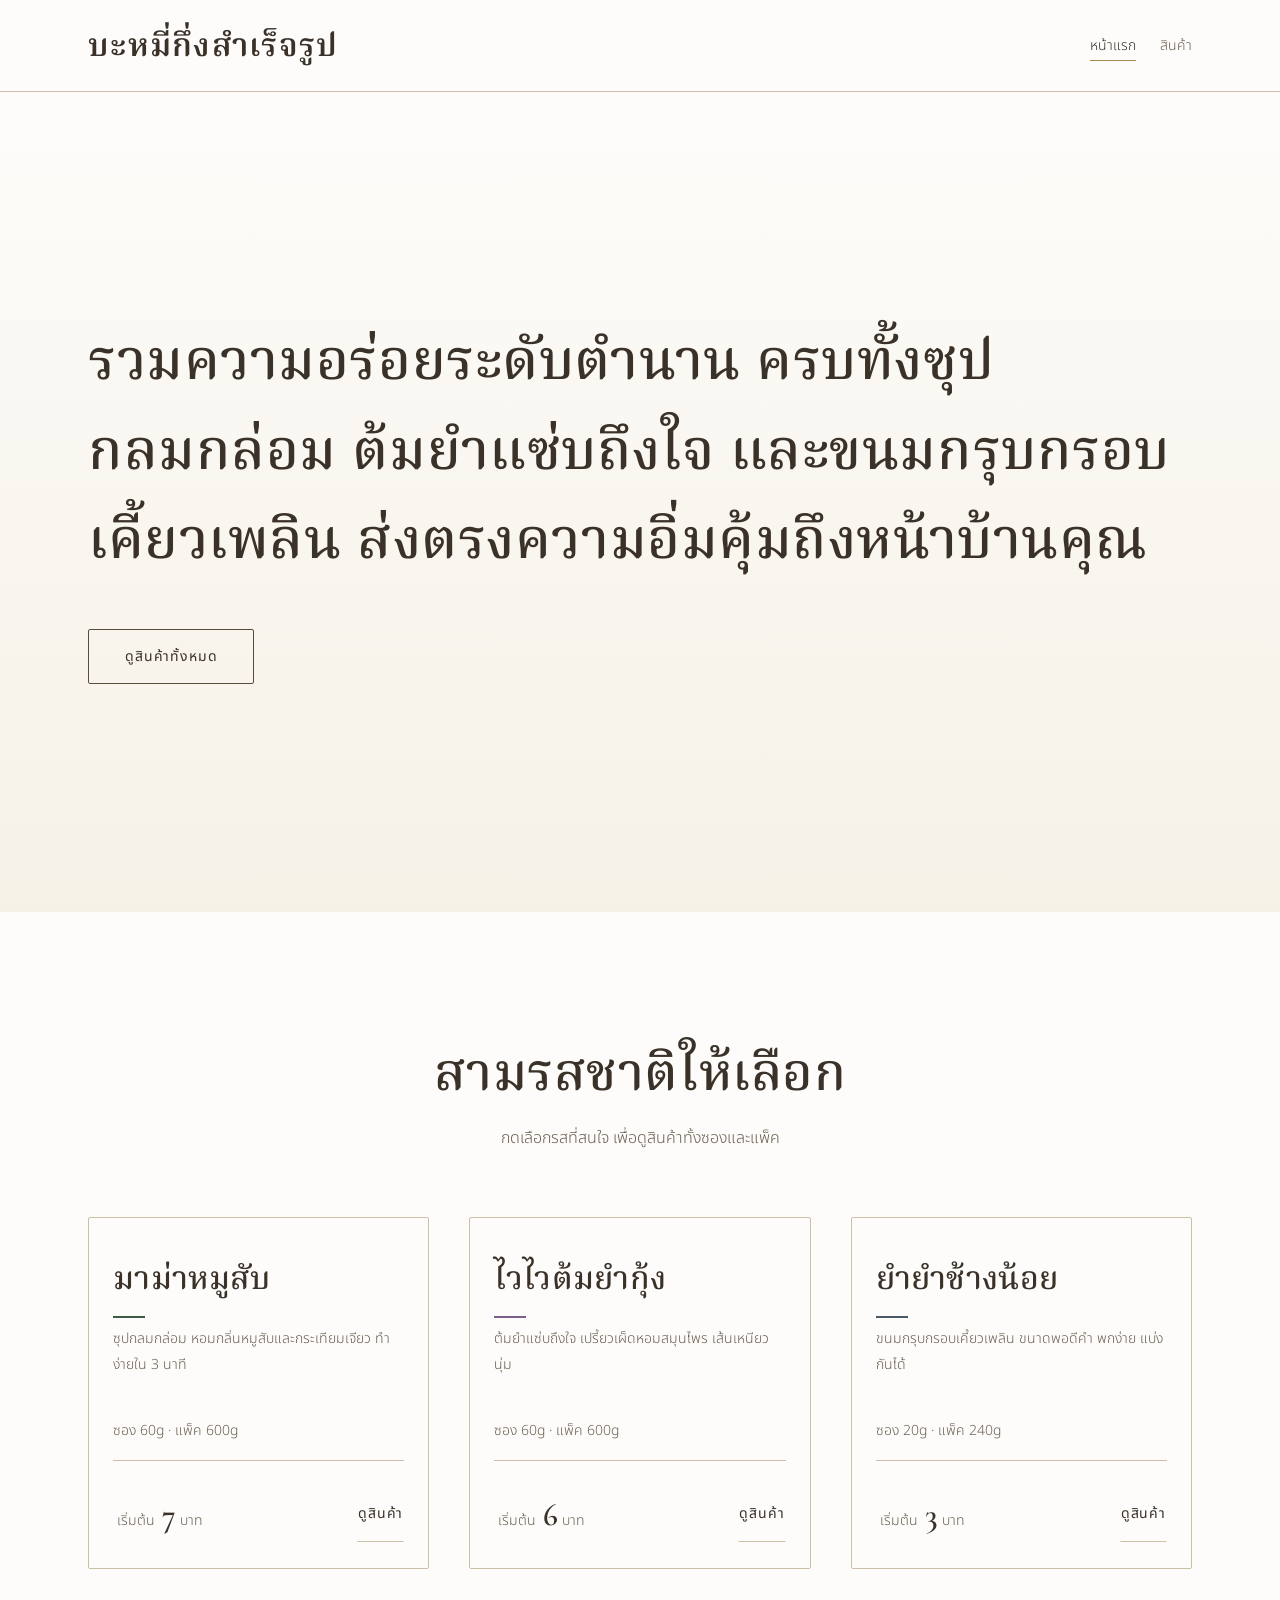
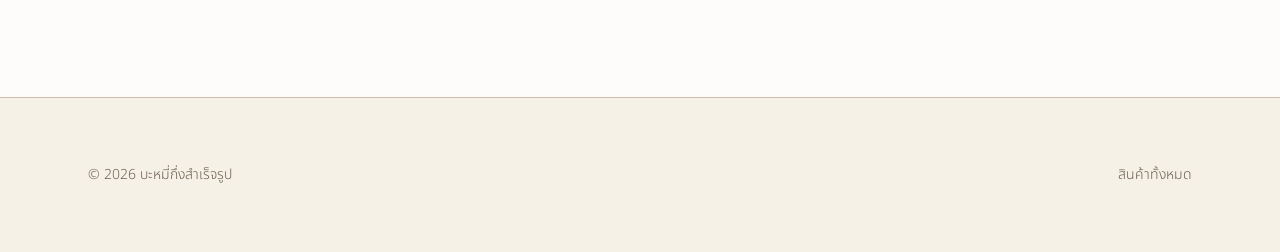
<file: index.html>
<!DOCTYPE html>
<html lang="th">
<head>
  <meta charset="UTF-8">
  <meta name="viewport" content="width=device-width, initial-scale=1">
  <title>บะหมี่กึ่งสำเร็จรูป ส่งตรงถึงหน้าบ้านคุณ</title>
  <meta name="description" content="รวมมาม่าหมูสับ ไวไวต้มยำกุ้ง และยำยำช้างน้อย ส่งตรงถึงหน้าบ้านคุณ">
  <link rel="stylesheet" href="style.css">
</head>
<body>

  <header class="site-header">
    <div class="container site-header__inner">
      <a class="brand" href="index.html">บะหมี่กึ่งสำเร็จรูป</a>
      <nav>
        <ul class="nav">
          <li><a href="index.html" aria-current="page">หน้าแรก</a></li>
          <li><a href="product.html">สินค้า</a></li>
        </ul>
      </nav>
    </div>
  </header>

  <main>
    <section class="hero hero--full">
      <div class="container">
        <h1>รวมความอร่อยระดับตำนาน ครบทั้งซุปกลมกล่อม ต้มยำแซ่บถึงใจ และขนมกรุบกรอบเคี้ยวเพลิน ส่งตรงความอิ่มคุ้มถึงหน้าบ้านคุณ</h1>
        <div class="hero__actions">
          <a class="btn" href="product.html">ดูสินค้าทั้งหมด</a>
        </div>
      </div>
    </section>

    <section class="section" id="flavors">
      <div class="container">
        <div class="section__header">
          <h2>สามรสชาติให้เลือก</h2>
          <p>กดเลือกรสที่สนใจ เพื่อดูสินค้าทั้งซองและแพ็ค</p>
        </div>

        <div class="grid grid--3">

          <a class="product-card flavor-card" data-mood="fresh" href="product.html?mood=fresh">
            <div class="product-card__body">
              <h3 class="product-card__title">มาม่าหมูสับ</h3>
              <p class="product-card__desc">ซุปกลมกล่อม หอมกลิ่นหมูสับและกระเทียมเจียว ทำง่ายใน 3 นาที</p>
              <p class="product-card__meta">ซอง 60g &middot; แพ็ค 600g</p>
              <div class="product-card__footer">
                <span class="price"><small>เริ่มต้น</small> 7<small>บาท</small></span>
                <span class="btn btn--quiet">ดูสินค้า</span>
              </div>
            </div>
          </a>

          <a class="product-card flavor-card" data-mood="sweet" href="product.html?mood=sweet">
            <div class="product-card__body">
              <h3 class="product-card__title">ไวไวต้มยำกุ้ง</h3>
              <p class="product-card__desc">ต้มยำแซ่บถึงใจ เปรี้ยวเผ็ดหอมสมุนไพร เส้นเหนียวนุ่ม</p>
              <p class="product-card__meta">ซอง 60g &middot; แพ็ค 600g</p>
              <div class="product-card__footer">
                <span class="price"><small>เริ่มต้น</small> 6<small>บาท</small></span>
                <span class="btn btn--quiet">ดูสินค้า</span>
              </div>
            </div>
          </a>

          <a class="product-card flavor-card" data-mood="confident" href="product.html?mood=confident">
            <div class="product-card__body">
              <h3 class="product-card__title">ยำยำช้างน้อย</h3>
              <p class="product-card__desc">ขนมกรุบกรอบเคี้ยวเพลิน ขนาดพอดีคำ พกง่าย แบ่งกันได้</p>
              <p class="product-card__meta">ซอง 20g &middot; แพ็ค 240g</p>
              <div class="product-card__footer">
                <span class="price"><small>เริ่มต้น</small> 3<small>บาท</small></span>
                <span class="btn btn--quiet">ดูสินค้า</span>
              </div>
            </div>
          </a>

        </div>
      </div>
    </section>
  </main>

  <footer class="site-footer">
    <div class="container site-footer__inner">
      <span>&copy; 2026 บะหมี่กึ่งสำเร็จรูป</span>
      <a href="product.html">สินค้าทั้งหมด</a>
    </div>
  </footer>

  <script src="script.js"></script>
</body>
</html>
</file>
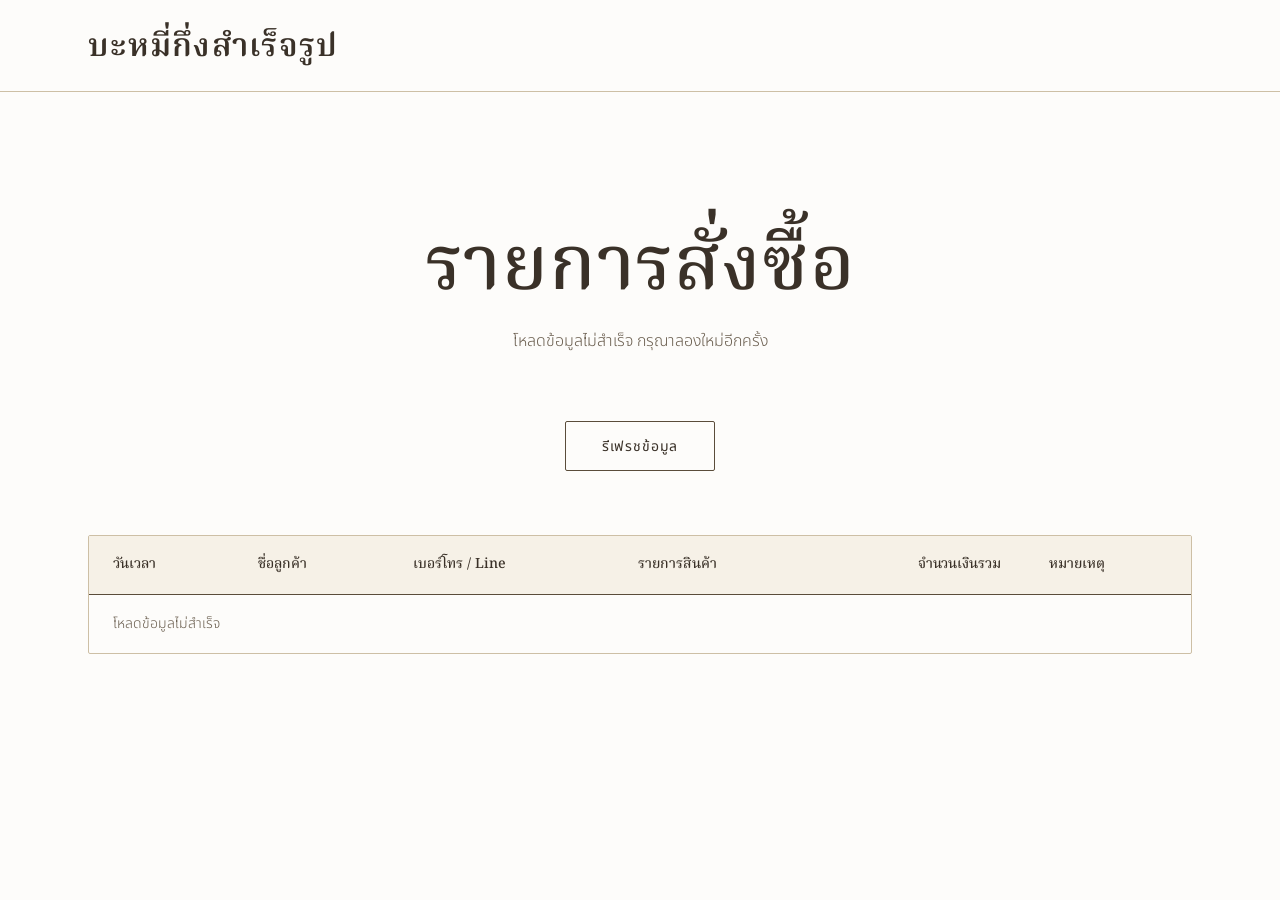
<file: admin.html>
<!DOCTYPE html>
<html lang="th">
<head>
  <meta charset="UTF-8">
  <meta name="viewport" content="width=device-width, initial-scale=1">
  <meta name="robots" content="noindex, nofollow">
  <title>รายการสั่งซื้อ</title>
  <link rel="stylesheet" href="style.css">
</head>
<body>

  <header class="site-header">
    <div class="container site-header__inner">
      <a class="brand" href="index.html">บะหมี่กึ่งสำเร็จรูป</a>
    </div>
  </header>

  <main>
    <section class="section">
      <div class="container">
        <div class="section__header">
          <h1>รายการสั่งซื้อ</h1>
          <p id="status" aria-live="polite">กำลังโหลดข้อมูล...</p>
          <button type="button" id="refresh" class="btn mt-4">รีเฟรชข้อมูล</button>
        </div>

        <div class="table-wrap">
          <table id="ordersTable" class="data-table">
            <thead>
              <tr>
                <th>วันเวลา</th>
                <th>ชื่อลูกค้า</th>
                <th>เบอร์โทร / Line</th>
                <th>รายการสินค้า</th>
                <th class="num">จำนวนเงินรวม</th>
                <th>หมายเหตุ</th>
              </tr>
            </thead>
            <tbody></tbody>
          </table>
        </div>
      </div>
    </section>
  </main>

  <script src="script.js"></script>
</body>
</html>
</file>
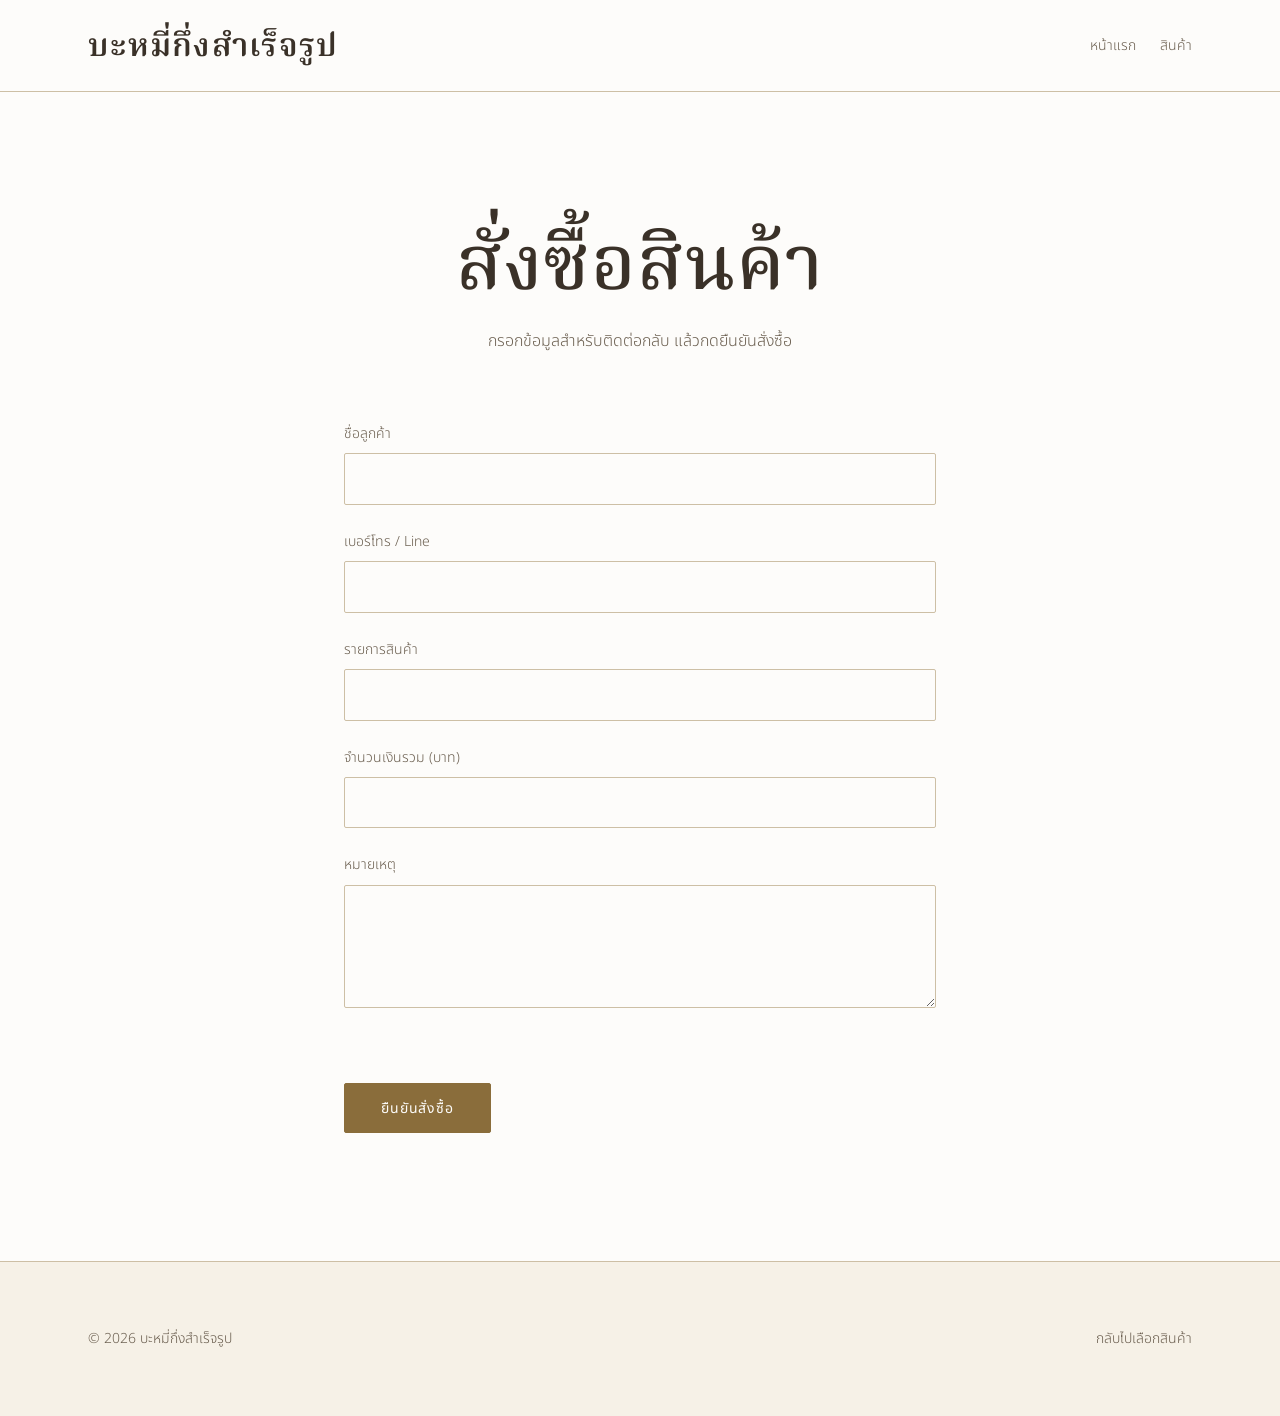
<file: order.html>
<!DOCTYPE html>
<html lang="th">
<head>
  <meta charset="UTF-8">
  <meta name="viewport" content="width=device-width, initial-scale=1">
  <title>สั่งซื้อสินค้า</title>
  <link rel="stylesheet" href="style.css">
</head>
<body>

  <header class="site-header">
    <div class="container site-header__inner">
      <a class="brand" href="index.html">บะหมี่กึ่งสำเร็จรูป</a>
      <nav>
        <ul class="nav">
          <li><a href="index.html">หน้าแรก</a></li>
          <li><a href="product.html">สินค้า</a></li>
        </ul>
      </nav>
    </div>
  </header>

  <main>
    <section class="section">
      <div class="container container--narrow">
        <div class="section__header">
          <h1>สั่งซื้อสินค้า</h1>
          <p>กรอกข้อมูลสำหรับติดต่อกลับ แล้วกดยืนยันสั่งซื้อ</p>
        </div>

        <form id="orderForm">
          <div class="field">
            <label for="customerName">ชื่อลูกค้า</label>
            <input class="input" type="text" id="customerName" name="customerName" autocomplete="name" required>
          </div>

          <div class="field">
            <label for="contact">เบอร์โทร / Line</label>
            <input class="input" type="text" id="contact" name="contact" autocomplete="tel" required>
          </div>

          <div class="field">
            <label for="items">รายการสินค้า</label>
            <input class="input" type="text" id="items" name="items" required>
          </div>

          <div class="field">
            <label for="total">จำนวนเงินรวม (บาท)</label>
            <input class="input" type="number" id="total" name="total" min="0" step="any" inputmode="decimal" required>
          </div>

          <div class="field">
            <label for="note">หมายเหตุ</label>
            <textarea class="textarea" id="note" name="note" rows="4"></textarea>
          </div>

          <button type="submit" class="btn btn--primary mt-4">ยืนยันสั่งซื้อ</button>
        </form>
      </div>
    </section>
  </main>

  <footer class="site-footer">
    <div class="container site-footer__inner">
      <span>&copy; 2026 บะหมี่กึ่งสำเร็จรูป</span>
      <a href="product.html">กลับไปเลือกสินค้า</a>
    </div>
  </footer>

  <script src="script.js"></script>
</body>
</html>
</file>
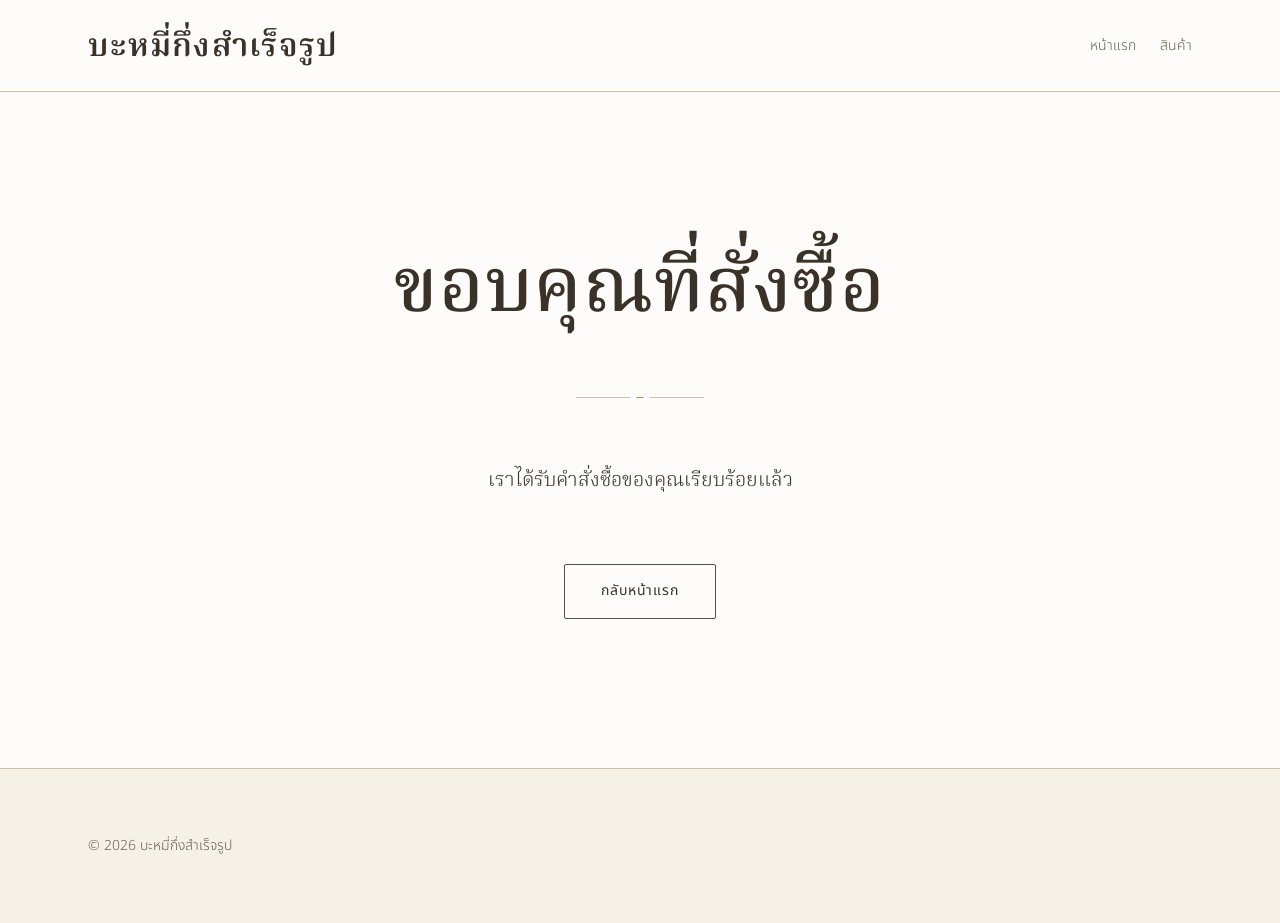
<file: thankyou.html>
<!DOCTYPE html>
<html lang="th">
<head>
  <meta charset="UTF-8">
  <meta name="viewport" content="width=device-width, initial-scale=1">
  <meta name="robots" content="noindex">
  <title>ขอบคุณที่สั่งซื้อ</title>
  <link rel="stylesheet" href="style.css">
</head>
<body>

  <header class="site-header">
    <div class="container site-header__inner">
      <a class="brand" href="index.html">บะหมี่กึ่งสำเร็จรูป</a>
      <nav>
        <ul class="nav">
          <li><a href="index.html">หน้าแรก</a></li>
          <li><a href="product.html">สินค้า</a></li>
        </ul>
      </nav>
    </div>
  </header>

  <main>
    <section class="section thankyou">
      <div class="container container--narrow text-center">
        <h1>ขอบคุณที่สั่งซื้อ</h1>
        <hr class="divider">
        <p class="lead">เราได้รับคำสั่งซื้อของคุณเรียบร้อยแล้ว</p>
        <a class="btn mt-4" href="index.html">กลับหน้าแรก</a>
      </div>
    </section>
  </main>

  <footer class="site-footer">
    <div class="container site-footer__inner">
      <span>&copy; 2026 บะหมี่กึ่งสำเร็จรูป</span>
    </div>
  </footer>
</body>
</html>
</file>
<file: style.css>
/* ==========================================================================
   Theme: Premium minimal — ขาว / ครีม / เบจเข้ม + ทองบรอนซ์อ่อน
   ใช้ร่วมกันทุกหน้า
   ========================================================================== */

@import url("https://fonts.googleapis.com/css2?family=Cormorant+Garamond:wght@400;500;600&family=Noto+Serif+Thai:wght@400;500;600&family=Noto+Sans+Thai:wght@300;400;500&display=swap");

/* ---------- Tokens ---------- */
:root {
  /* พื้นหลังและพื้นผิว */
  --color-white: #fdfcfa;
  --color-cream: #f6f1e7;
  --color-sand: #e9dfcc;
  --color-beige-deep: #8a7658;

  /* ตัวอักษรและเส้น (น้ำตาลเข้มนุ่มตา ไม่ใช้ดำสนิท) */
  --color-ink: #3a3128;
  --color-ink-soft: #6b5f50;
  --color-line: #cdbfa5;
  --color-line-strong: #5a4c3a;

  /* สีเน้น: ทอง/บรอนซ์อ่อน */
  --color-accent: #a98a55;
  --color-accent-deep: #8a6d3b;

  /* สี mood ใช้แตะเบาๆ เป็นจุดเล็กๆ เท่านั้น */
  --mood-fresh: #3f5a46;
  --mood-sweet: #7a5f8c;
  --mood-confident: #4a5868;
  --mood-romance: #c98a8a;
  --mood-color: var(--color-accent);

  /* ฟอนต์ */
  --font-display: "Cormorant Garamond", "Noto Serif Thai", Georgia, serif;
  --font-serif: "Noto Serif Thai", Georgia, serif;
  --font-body: "Noto Sans Thai", "Helvetica Neue", Arial, sans-serif;

  /* ขนาดตัวอักษร */
  --text-sm: 0.875rem;
  --text-base: 1rem;
  --text-lg: 1.25rem;
  --text-xl: clamp(1.5rem, 1.2rem + 1.2vw, 2rem);
  --text-2xl: clamp(2rem, 1.4rem + 2.6vw, 3.25rem);
  --text-3xl: clamp(2.5rem, 1.5rem + 4.5vw, 4.75rem);

  /* ระยะห่าง */
  --space-1: 0.5rem;
  --space-2: 1rem;
  --space-3: 1.5rem;
  --space-4: 2.5rem;
  --space-5: 4rem;
  --space-6: clamp(5rem, 4rem + 5vw, 9rem);

  --container: 72rem;
  --container-narrow: 40rem;
  --radius: 2px;
  --border: 1px solid var(--color-line);
}

/* ---------- Reset ---------- */
*,
*::before,
*::after {
  box-sizing: border-box;
}

html {
  -webkit-text-size-adjust: 100%;
  scroll-behavior: smooth;
}

body {
  margin: 0;
  background: var(--color-white);
  color: var(--color-ink);
  font-family: var(--font-body);
  font-size: var(--text-base);
  font-weight: 300;
  line-height: 1.85;
  -webkit-font-smoothing: antialiased;
}

img {
  display: block;
  max-width: 100%;
  height: auto;
}

a {
  color: inherit;
  text-decoration-color: var(--color-line);
  text-underline-offset: 0.3em;
  transition: text-decoration-color 0.2s ease;
}

a:hover {
  text-decoration-color: var(--color-accent);
}

:focus-visible {
  outline: 2px solid var(--color-accent-deep);
  outline-offset: 3px;
}

@media (prefers-reduced-motion: reduce) {
  html {
    scroll-behavior: auto;
  }
  *,
  *::before,
  *::after {
    transition: none !important;
    animation: none !important;
  }
}

/* ---------- Typography ---------- */
h1,
h2,
h3,
h4 {
  margin: 0 0 var(--space-2);
  font-family: var(--font-display);
  font-weight: 500;
  line-height: 1.3;
  letter-spacing: 0.01em;
  color: var(--color-ink);
}

h1 {
  font-size: var(--text-3xl);
  line-height: 1.2;
}
h2 {
  font-size: var(--text-2xl);
}
h3 {
  font-size: var(--text-xl);
}
h4 {
  font-size: var(--text-lg);
}

p {
  margin: 0 0 var(--space-3);
  max-width: 65ch;
  color: var(--color-ink-soft);
}

.lead {
  font-family: var(--font-serif);
  font-size: var(--text-lg);
  line-height: 1.9;
  color: var(--color-ink);
}

.text-center {
  text-align: center;
}
.text-center p {
  margin-inline: auto;
}

/* ---------- Layout ---------- */
.container {
  width: 100%;
  max-width: var(--container);
  margin-inline: auto;
  padding-inline: var(--space-3);
}

.container--narrow {
  max-width: var(--container-narrow);
}

.section {
  padding-block: var(--space-6);
}

.section--cream {
  background: var(--color-cream);
}

.section--sand {
  background: var(--color-sand);
}

.section + .section--cream,
.section--cream + .section {
  border-top: var(--border);
}

.section__header {
  max-width: var(--container-narrow);
  margin: 0 auto var(--space-5);
  text-align: center;
}

.section__header p {
  margin-inline: auto;
}

/* เส้นแบ่งบางๆ พร้อมจุดทองกลาง */
.divider {
  position: relative;
  height: 1px;
  margin: var(--space-5) auto;
  max-width: 8rem;
  background: var(--color-line);
  border: 0;
}

.divider::after {
  content: "";
  position: absolute;
  top: 50%;
  left: 50%;
  width: 7px;
  height: 7px;
  background: var(--color-accent);
  border-radius: 50%;
  transform: translate(-50%, -50%);
  box-shadow: 0 0 0 6px var(--color-white);
}

.section--cream .divider::after {
  box-shadow: 0 0 0 6px var(--color-cream);
}

.grid {
  display: grid;
  gap: var(--space-4);
}

.grid--2 {
  grid-template-columns: repeat(auto-fit, minmax(min(100%, 22rem), 1fr));
}

.grid--3 {
  grid-template-columns: repeat(auto-fit, minmax(min(100%, 18rem), 1fr));
}

/* ---------- Header / Nav ---------- */
.site-header {
  position: sticky;
  top: 0;
  z-index: 50;
  background: rgba(253, 252, 250, 0.94);
  backdrop-filter: blur(6px);
  border-bottom: var(--border);
}

.site-header__inner {
  display: flex;
  align-items: center;
  justify-content: space-between;
  gap: var(--space-3);
  padding-block: var(--space-2);
}

.brand {
  font-family: var(--font-display);
  font-size: var(--text-xl);
  font-weight: 600;
  letter-spacing: 0.04em;
  text-decoration: none;
}

.nav {
  display: flex;
  flex-wrap: wrap;
  gap: var(--space-3);
  margin: 0;
  padding: 0;
  list-style: none;
}

.nav a {
  font-size: var(--text-sm);
  text-decoration: none;
  color: var(--color-ink-soft);
  padding-block: 0.25rem;
  border-bottom: 1px solid transparent;
  transition: color 0.2s ease, border-color 0.2s ease;
}

.nav a:hover,
.nav a[aria-current="page"] {
  color: var(--color-ink);
  border-bottom-color: var(--color-accent);
}

/* ---------- Hero ---------- */
.hero {
  padding-block: var(--space-6);
  background: linear-gradient(180deg, var(--color-white) 0%, var(--color-cream) 100%);
}

.hero__inner {
  display: grid;
  gap: var(--space-5);
  align-items: center;
}

@media (min-width: 56rem) {
  .hero__inner {
    grid-template-columns: 1.1fr 0.9fr;
  }
}

.hero h1 {
  margin-bottom: var(--space-3);
}

.hero__actions {
  display: flex;
  flex-wrap: wrap;
  gap: var(--space-2);
  margin-top: var(--space-4);
}

.hero__media img {
  border: var(--border);
  padding: var(--space-1);
  background: var(--color-white);
}

/* ---------- Buttons ---------- */
.btn {
  display: inline-block;
  padding: 0.85rem 2.25rem;
  background: transparent;
  color: var(--color-ink);
  font-family: var(--font-body);
  font-size: var(--text-sm);
  font-weight: 400;
  letter-spacing: 0.06em;
  text-decoration: none;
  border: 1px solid var(--color-line-strong);
  border-radius: var(--radius);
  cursor: pointer;
  transition: background-color 0.25s ease, color 0.25s ease, border-color 0.25s ease;
}

.btn:hover {
  background: var(--color-line-strong);
  color: var(--color-cream);
}

.btn--primary {
  border-color: var(--color-accent-deep);
  background: var(--color-accent-deep);
  color: var(--color-white);
}

.btn--primary:hover {
  background: transparent;
  color: var(--color-accent-deep);
}

.btn--quiet {
  padding-inline: 0;
  border-color: transparent;
  border-bottom-color: var(--color-line);
  border-radius: 0;
}

.btn--quiet:hover {
  background: transparent;
  color: var(--color-ink);
  border-bottom-color: var(--color-accent);
}

/* ---------- Product cards ---------- */
.product-grid {
  display: grid;
  gap: var(--space-4);
  grid-template-columns: repeat(auto-fill, minmax(min(100%, 19rem), 1fr));
}

.product-card {
  display: flex;
  flex-direction: column;
  background: var(--color-white);
  border: var(--border);
  border-radius: var(--radius);
  transition: border-color 0.25s ease;
}

.product-card:hover {
  border-color: var(--color-accent);
}

.product-card__media {
  aspect-ratio: 4 / 3;
  overflow: hidden;
  background: var(--color-cream);
  border-bottom: var(--border);
}

.product-card__media img {
  width: 100%;
  height: 100%;
  object-fit: cover;
}

.product-card__body {
  display: flex;
  flex: 1;
  flex-direction: column;
  padding: var(--space-4) var(--space-3) var(--space-3);
}

.product-card__title {
  margin-bottom: var(--space-1);
  font-size: var(--text-xl);
}

/* จุดสี mood เล็กๆ ใต้หัวข้อ */
.product-card__title::after {
  content: "";
  display: block;
  width: 2rem;
  height: 2px;
  margin-top: var(--space-2);
  background: var(--mood-color);
}

.product-card__meta {
  margin: var(--space-2) 0;
  font-size: var(--text-sm);
  color: var(--color-ink-soft);
}

.product-card__desc {
  flex: 1;
  margin-bottom: var(--space-3);
  font-size: var(--text-sm);
}

.product-card__footer {
  display: flex;
  align-items: center;
  justify-content: space-between;
  gap: var(--space-2);
  padding-top: var(--space-3);
  border-top: var(--border);
}

.price {
  font-family: var(--font-display);
  font-size: var(--text-xl);
  font-weight: 600;
  color: var(--color-ink);
}

.price small {
  margin-left: 0.25rem;
  font-family: var(--font-body);
  font-size: var(--text-sm);
  font-weight: 300;
  color: var(--color-ink-soft);
}

/* ---------- Mood accents (แตะเบาๆ ไม่ทาพื้นหลัง) ---------- */
.mood-fresh,
[data-mood="fresh"] {
  --mood-color: var(--mood-fresh);
}
.mood-sweet,
[data-mood="sweet"] {
  --mood-color: var(--mood-sweet);
}
.mood-confident,
[data-mood="confident"] {
  --mood-color: var(--mood-confident);
}
.mood-romance,
[data-mood="romance"] {
  --mood-color: var(--mood-romance);
}

/* จุดกลมเล็กๆ ใช้คู่กับชื่อ mood หรือไอคอน */
.mood-dot {
  display: inline-block;
  width: 0.5rem;
  height: 0.5rem;
  margin-right: 0.5rem;
  vertical-align: middle;
  background: var(--mood-color);
  border-radius: 50%;
}

/* ---------- Filter / tabs ---------- */
.filters {
  display: flex;
  flex-wrap: wrap;
  justify-content: center;
  gap: var(--space-1) var(--space-3);
  margin: 0 0 var(--space-5);
  padding: 0;
  list-style: none;
}

.filter-btn {
  padding: 0.4rem 0;
  background: none;
  border: 0;
  border-bottom: 1px solid transparent;
  font-family: var(--font-body);
  font-size: var(--text-sm);
  color: var(--color-ink-soft);
  cursor: pointer;
  transition: color 0.2s ease, border-color 0.2s ease;
}

.filter-btn:hover,
.filter-btn[aria-pressed="true"] {
  color: var(--color-ink);
  border-bottom-color: var(--mood-color, var(--color-accent));
}

/* ---------- Forms ---------- */
.field {
  margin-bottom: var(--space-3);
}

.field label {
  display: block;
  margin-bottom: 0.4rem;
  font-size: var(--text-sm);
  color: var(--color-ink-soft);
}

.input,
.select,
.textarea {
  width: 100%;
  padding: 0.8rem 1rem;
  background: var(--color-white);
  color: var(--color-ink);
  font-family: var(--font-body);
  font-size: var(--text-base);
  font-weight: 300;
  border: 1px solid var(--color-line);
  border-radius: var(--radius);
  transition: border-color 0.2s ease;
}

.input:hover,
.select:hover,
.textarea:hover {
  border-color: var(--color-beige-deep);
}

.input:focus,
.select:focus,
.textarea:focus {
  border-color: var(--color-accent-deep);
  outline: none;
  box-shadow: 0 0 0 1px var(--color-accent-deep);
}

/* ---------- Quote / feature blocks ---------- */
.quote {
  margin: 0;
  padding: var(--space-3) 0 var(--space-3) var(--space-4);
  border-left: 1px solid var(--color-accent);
  font-family: var(--font-serif);
  font-size: var(--text-lg);
  line-height: 1.9;
  color: var(--color-ink);
}

.feature {
  padding-top: var(--space-3);
  border-top: 1px solid var(--color-line-strong);
}

.feature h3 {
  margin-bottom: var(--space-1);
}

/* ---------- Footer ---------- */
.site-footer {
  padding-block: var(--space-5);
  background: var(--color-cream);
  border-top: var(--border);
  font-size: var(--text-sm);
  color: var(--color-ink-soft);
}

.site-footer__inner {
  display: flex;
  flex-wrap: wrap;
  align-items: flex-start;
  justify-content: space-between;
  gap: var(--space-4);
}

.site-footer a {
  text-decoration: none;
}

.site-footer a:hover {
  color: var(--color-ink);
  text-decoration: underline;
  text-decoration-color: var(--color-accent);
}

/* ---------- Utilities ---------- */
.visually-hidden {
  position: absolute;
  width: 1px;
  height: 1px;
  margin: -1px;
  padding: 0;
  overflow: hidden;
  clip: rect(0, 0, 0, 0);
  white-space: nowrap;
  border: 0;
}

.mt-0 { margin-top: 0; }
.mt-4 { margin-top: var(--space-4); }
.mt-5 { margin-top: var(--space-5); }
.mb-0 { margin-bottom: 0; }

/* ---------- Responsive (มือถือ) ---------- */
@media (max-width: 40rem) {
  body {
    line-height: 1.8;
  }

  .container {
    padding-inline: var(--space-2);
  }

  .site-header__inner {
    flex-direction: column;
    align-items: flex-start;
    gap: var(--space-1);
  }

  .nav {
    gap: var(--space-2);
  }

  .hero__actions {
    flex-direction: column;
    align-items: stretch;
  }

  .hero__actions .btn {
    text-align: center;
  }

  .product-card__body {
    padding: var(--space-3) var(--space-2) var(--space-2);
  }

  .quote {
    padding-left: var(--space-3);
  }

  .site-footer__inner {
    flex-direction: column;
    gap: var(--space-3);
  }
}

/* ---------- Empty state / ตาราง (admin) ---------- */
.empty-state {
  grid-column: 1 / -1;
  padding: var(--space-5) 0;
  text-align: center;
  color: var(--color-ink-soft);
}

.table-wrap {
  overflow-x: auto;
  border: var(--border);
  border-radius: var(--radius);
  background: var(--color-white);
}

.data-table {
  width: 100%;
  min-width: 48rem;
  border-collapse: collapse;
  font-size: var(--text-sm);
}

.data-table th,
.data-table td {
  padding: var(--space-2) var(--space-3);
  text-align: left;
  vertical-align: top;
  border-bottom: var(--border);
}

.data-table th {
  font-family: var(--font-serif);
  font-weight: 500;
  color: var(--color-ink);
  background: var(--color-cream);
  border-bottom: 1px solid var(--color-line-strong);
  white-space: nowrap;
}

.data-table tbody tr:last-child td {
  border-bottom: 0;
}

.data-table tbody tr:hover td {
  background: var(--color-cream);
}

.data-table .num {
  text-align: right;
  white-space: nowrap;
}

.data-table .note-cell {
  white-space: pre-wrap;
  max-width: 20rem;
}

/* ---------- Hero เต็มจอ (index) ---------- */
.hero--full {
  display: flex;
  align-items: center;
  min-height: 80vh;
  min-height: calc(100svh - 5rem);
}

.hero--full h1 {
  max-width: 22em;
  margin-bottom: 0;
  font-family: var(--font-serif);
  font-size: clamp(1.75rem, 1.1rem + 3.2vw, 3.5rem);
  font-weight: 500;
  line-height: 1.6;
}

/* ---------- การ์ดรสชาติที่เป็นลิงก์ทั้งใบ ---------- */
a.flavor-card {
  color: inherit;
  text-decoration: none;
}

.flavor-card .product-card__body {
  padding-top: var(--space-4);
}

/* ---------- หน้าขอบคุณ ---------- */
.thankyou {
  display: flex;
  align-items: center;
  min-height: 70vh;
  min-height: calc(100svh - 14rem);
}

.thankyou .container {
  margin-inline: auto;
}
</file>
